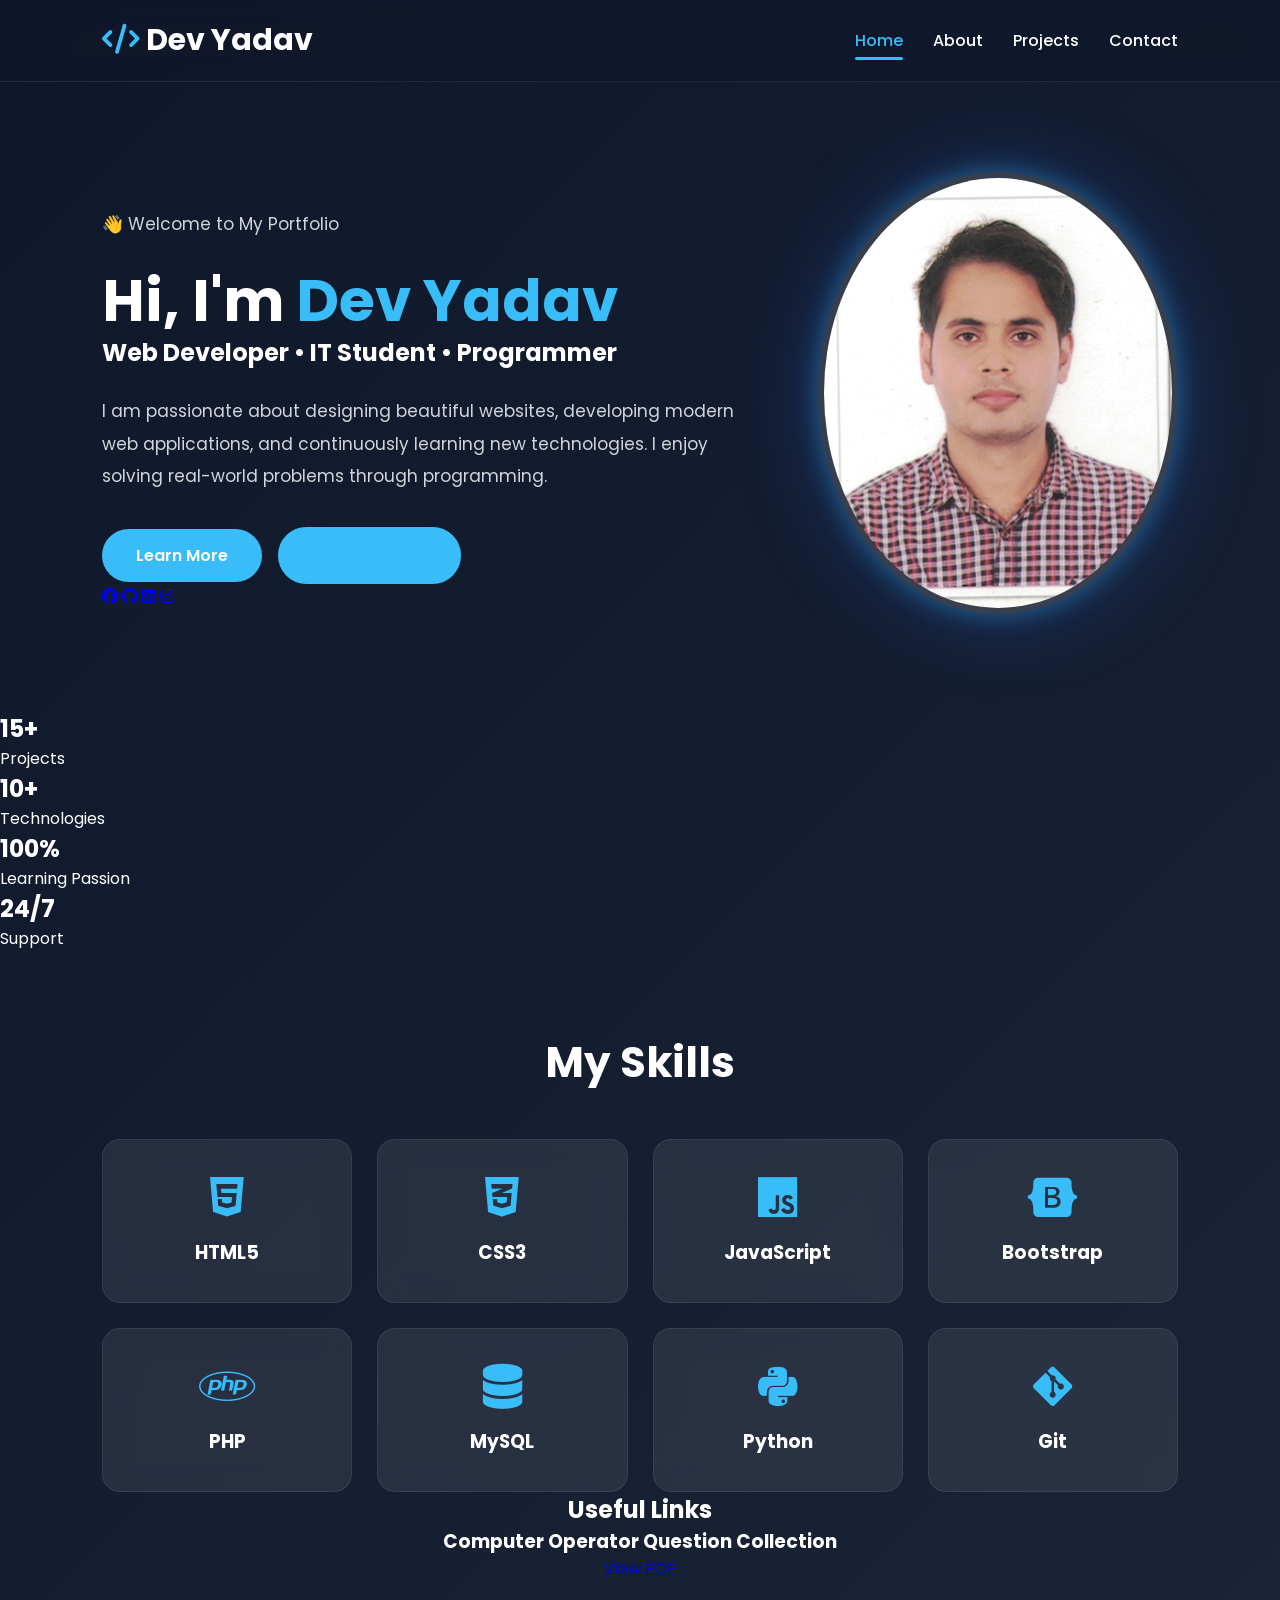
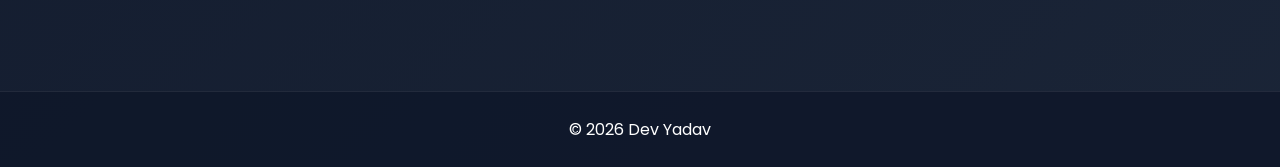
<file: index.html>
<!DOCTYPE html>
<html lang="en">

<head>
<meta charset="UTF-8">
<meta name="viewport" content="width=device-width, initial-scale=1.0">

<title>Dev Yadav | Portfolio</title>

<link rel="stylesheet" href="css/style.css">

<link rel="preconnect" href="https://fonts.googleapis.com">
<link rel="preconnect" href="https://fonts.gstatic.com" crossorigin>

<link href="https://fonts.googleapis.com/css2?family=Poppins:wght@300;400;500;600;700;800&display=swap" rel="stylesheet">

<link rel="stylesheet"
href="https://cdnjs.cloudflare.com/ajax/libs/font-awesome/6.7.2/css/all.min.css">

</head>

<body>

<!--================ HEADER ================-->

<header>

<div class="logo">
<i class="fa-solid fa-code"></i>
Dev Yadav
</div>

<nav>

<ul>

<li><a href="index.html" class="active">Home</a></li>

<li><a href="about.html">About</a></li>

<li><a href="projects.html">Projects</a></li>

<li><a href="contact.html">Contact</a></li>

</ul>

</nav>

</header>

<!--================ HERO ================-->

<section class="hero">

<div class="hero-text">

<p class="welcome">
👋 Welcome to My Portfolio
</p>

<h1>
Hi, I'm
<span>Dev Yadav</span>
</h1>

<h2>
Web Developer • IT Student • Programmer
</h2>

<p>

I am passionate about designing beautiful websites,
developing modern web applications,
and continuously learning new technologies.
I enjoy solving real-world problems through programming.

</p>

<div class="buttons">

<a href="about.html" class="btn">
Learn More
</a>

<a href="project.html" class="btn btn-outline">
View Projects
</a><br>

</div>

<div class="social">

<a href="https://www.facebook.com/kamlesh8p"><i class="fab fa-facebook"></i></a>

<a href="#"><i class="fab fa-github"></i></a>

<a href="#"><i class="fab fa-linkedin"></i></a>

<a href="#"><i class="fab fa-instagram"></i></a>

</div>

</div>

<div class="hero-image">

<div class="image-box">

<img src="images/profile/profile.jpg"
alt="Dev Yadav">

</div>

</div>

</section>

<!--================ STATS ================-->

<section class="stats">

<div class="stat">

<h2>15+</h2>

<p>Projects</p>

</div>

<div class="stat">

<h2>10+</h2>

<p>Technologies</p>

</div>

<div class="stat">

<h2>100%</h2>

<p>Learning Passion</p>

</div>

<div class="stat">

<h2>24/7</h2>

<p>Support</p>

</div>

</section>

<!--================ SKILLS ================-->

<section class="skills">

<h2>My Skills</h2>

<div class="skill-container">

<div class="card">
<i class="fab fa-html5"></i>
<h3>HTML5</h3>
</div>

<div class="card">
<i class="fab fa-css3-alt"></i>
<h3>CSS3</h3>
</div>

<div class="card">
<i class="fab fa-js"></i>
<h3>JavaScript</h3>
</div>

<div class="card">
<i class="fab fa-bootstrap"></i>
<h3>Bootstrap</h3>
</div>

<div class="card">
<i class="fab fa-php"></i>
<h3>PHP</h3>
</div>

<div class="card">
<i class="fas fa-database"></i>
<h3>MySQL</h3>
</div>

<div class="card">
<i class="fab fa-python"></i>
<h3>Python</h3>
</div>

<div class="card">
<i class="fab fa-git-alt"></i>
<h3>Git</h3>
</div>

</div>
  <h1>Useful Links</h1>
  <div class="question-card">
    <h3>Computer Operator Question Collection</h3>
    <a href="pdf/computer-operator.pdf" target="_blank">
        View PDF
    </a>
</div>

</section>

<!--================ FOOTER ================-->

<footer>

<p>

© 2026 Dev Yadav

</p>

</footer>

<script src="js/script.js"></script>

</body>

</html>
</file>
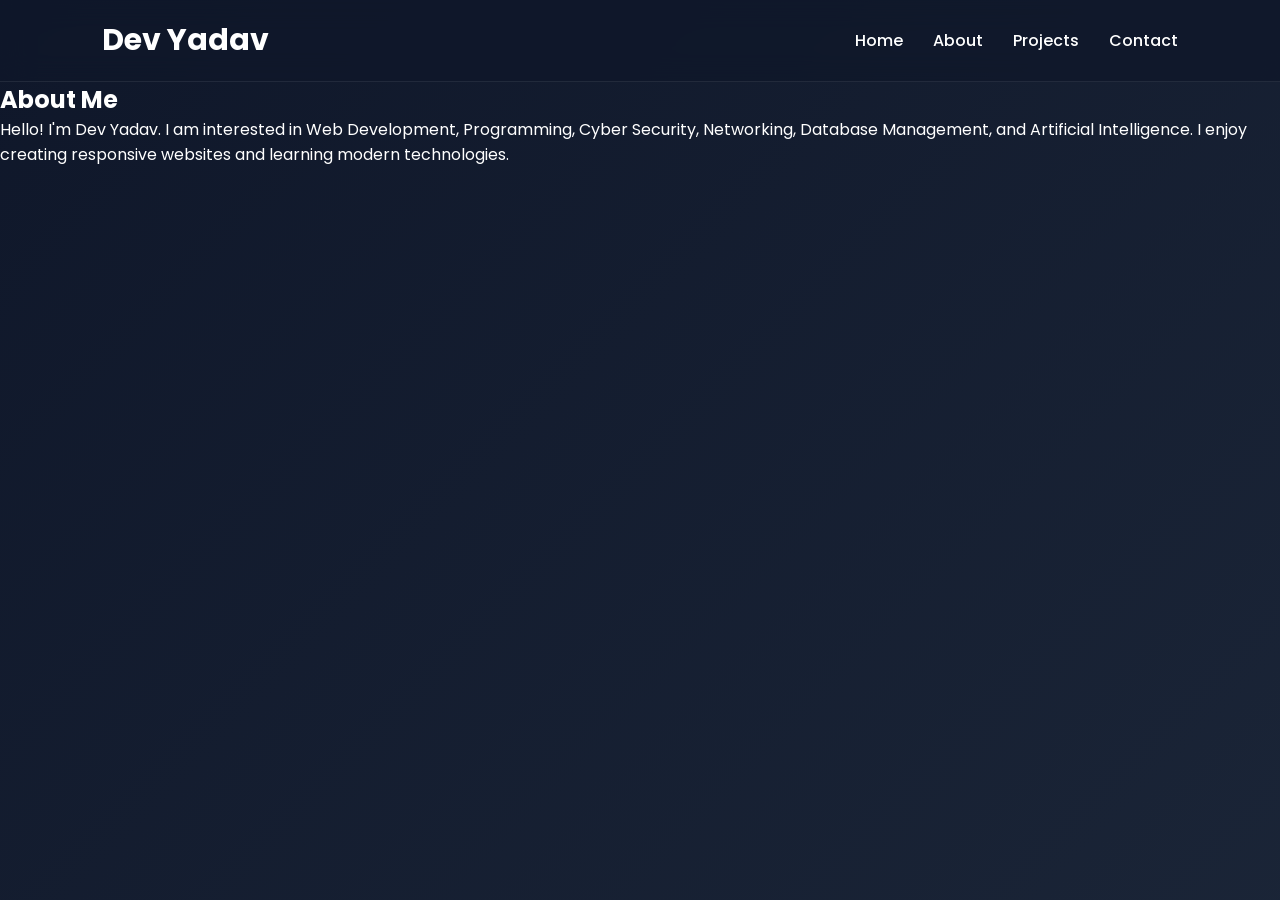
<file: about.html>
<!DOCTYPE html>
<html lang="en">
<head>
<meta charset="UTF-8">
<title>About Me</title>
<link rel="stylesheet" href="css/style.css">
</head>

<body>

<header>

<div class="logo">Dev Yadav</div>

<nav>

<ul>

<li><a href="index.html">Home</a></li>

<li><a href="about.html">About</a></li>

<li><a href="projects.html">Projects</a></li>

<li><a href="contact.html">Contact</a></li>

</ul>

</nav>

</header>

<section class="page">

<h1>About Me</h1>

<p>

Hello! I'm Dev Yadav.

I am interested in Web Development,
Programming,
Cyber Security,
Networking,
Database Management,
and Artificial Intelligence.

I enjoy creating responsive websites and learning modern technologies.

</p>

</section>

</body>
</html>
</file>
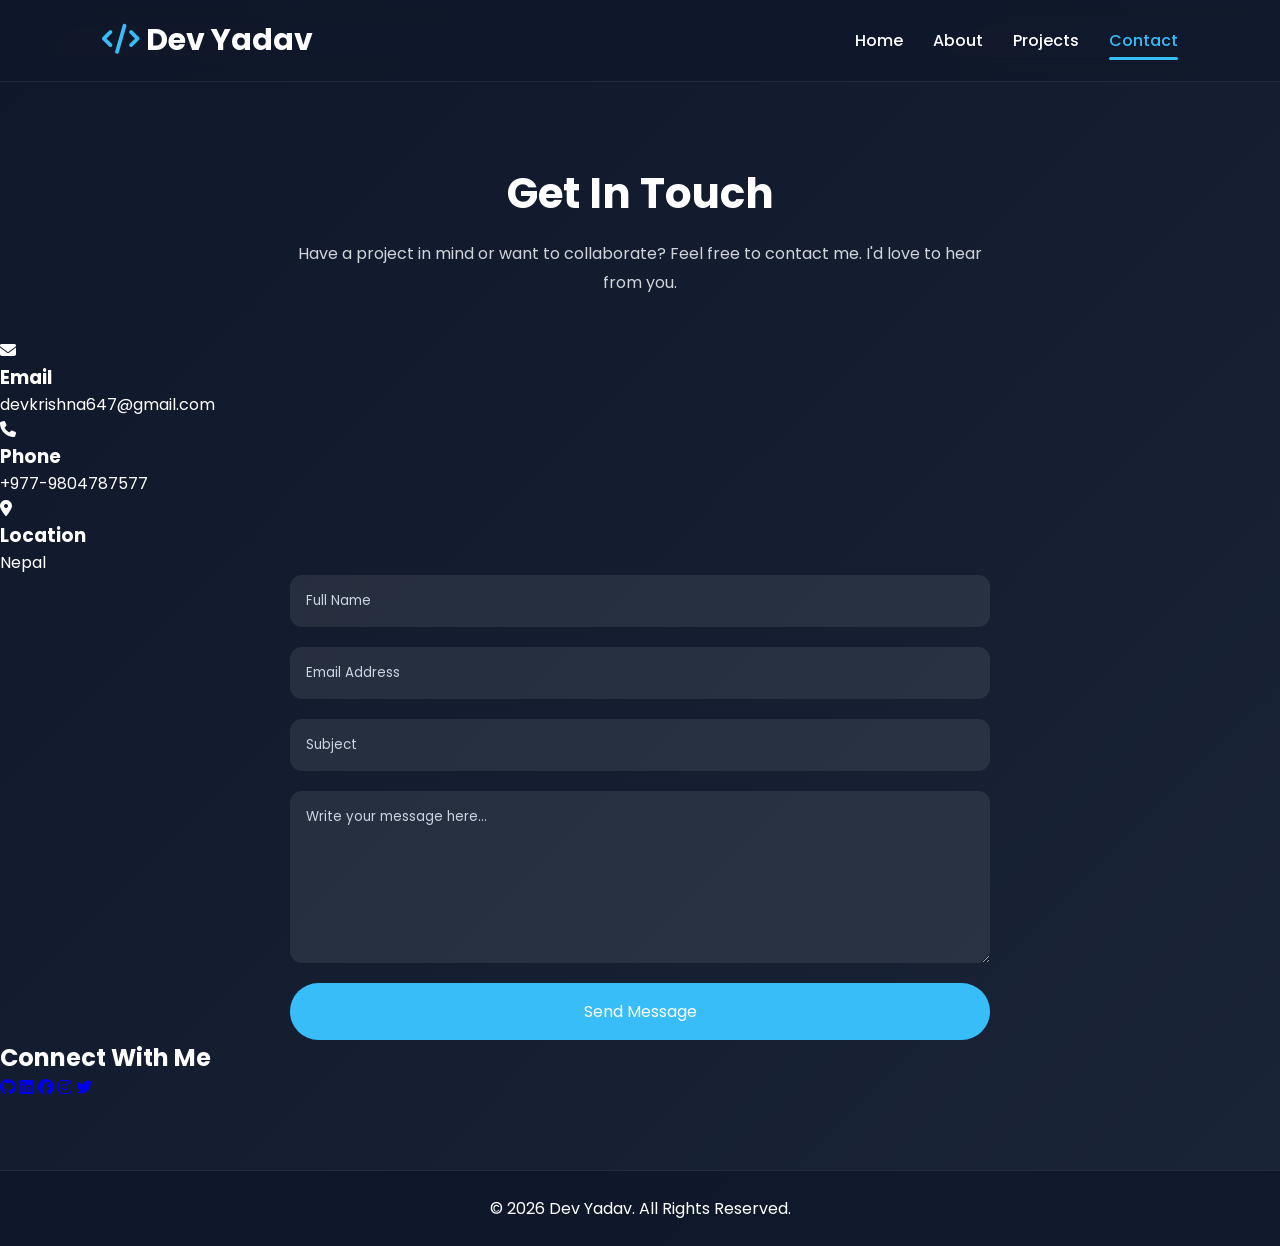
<file: contact.html>
<!DOCTYPE html>
<html lang="en">

<head>

    <meta charset="UTF-8">
    <meta name="viewport" content="width=device-width, initial-scale=1.0">

    <title>Contact | Dev Yadav</title>

    <link rel="stylesheet" href="css/style.css">

    <link href="https://fonts.googleapis.com/css2?family=Poppins:wght@300;400;500;600;700&display=swap" rel="stylesheet">

    <link rel="stylesheet"
        href="https://cdnjs.cloudflare.com/ajax/libs/font-awesome/6.6.0/css/all.min.css">

</head>

<body>

    <!-- Header -->

    <header>

        <div class="logo">
            <i class="fa-solid fa-code"></i> Dev Yadav
        </div>

        <nav>

            <ul>

                <li><a href="index.html">Home</a></li>

                <li><a href="about.html">About</a></li>

                <li><a href="projects.html">Projects</a></li>

                <li><a href="contact.html" class="active">Contact</a></li>

            </ul>

        </nav>

    </header>

    <!-- Page Title -->

    <section class="page-title">

        <h1>Get In Touch</h1>

        <p>
            Have a project in mind or want to collaborate? Feel free to contact me.
            I'd love to hear from you.
        </p>

    </section>

    <!-- Contact Section -->

    <section class="contact-container">

        <!-- Contact Information -->

        <div class="contact-info">

            <div class="info-card">

                <i class="fa-solid fa-envelope"></i>

                <h3>Email</h3>

                <p>devkrishna647@gmail.com</p>

            </div>

            <div class="info-card">

                <i class="fa-solid fa-phone"></i>

                   <h3>Phone</h3>

                   <p>+977-9804787577</p>

            </div>

            <div class="info-card">

                <i class="fa-solid fa-location-dot"></i>

                <h3>Location</h3>

                <p>Nepal</p>

            </div>

        </div>

        <!-- Contact Form -->

        <div class="contact-form">

            <form>

                <input type="text" placeholder="Full Name" required>

                <input type="email" placeholder="Email Address" required>

                <input type="text" placeholder="Subject">

                <textarea rows="7" placeholder="Write your message here..." required></textarea>

                <button type="submit">Send Message</button>

            </form>

        </div>

    </section>

    <!-- Social Media -->

    <section class="social-section">

        <h2>Connect With Me</h2>

        <div class="social-icons">

            <a href="#"><i class="fab fa-github"></i></a>

            <a href="#"><i class="fab fa-linkedin"></i></a>

            <a href="https://www.facebook.com/"><i class="fab fa-facebook"></i></a>

            <a href="https://www.instagram.com/?hl=en"><i class="fab fa-instagram"></i></a>

            <a href="#"><i class="fab fa-twitter"></i></a>

        </div>

    </section>

    <!-- Footer -->

    <footer>

        <p>
            © <span id="year"></span> Dev Yadav. All Rights Reserved.
        </p>

    </footer>

    <script src="js/script.js"></script>

</body>

</html>
</file>
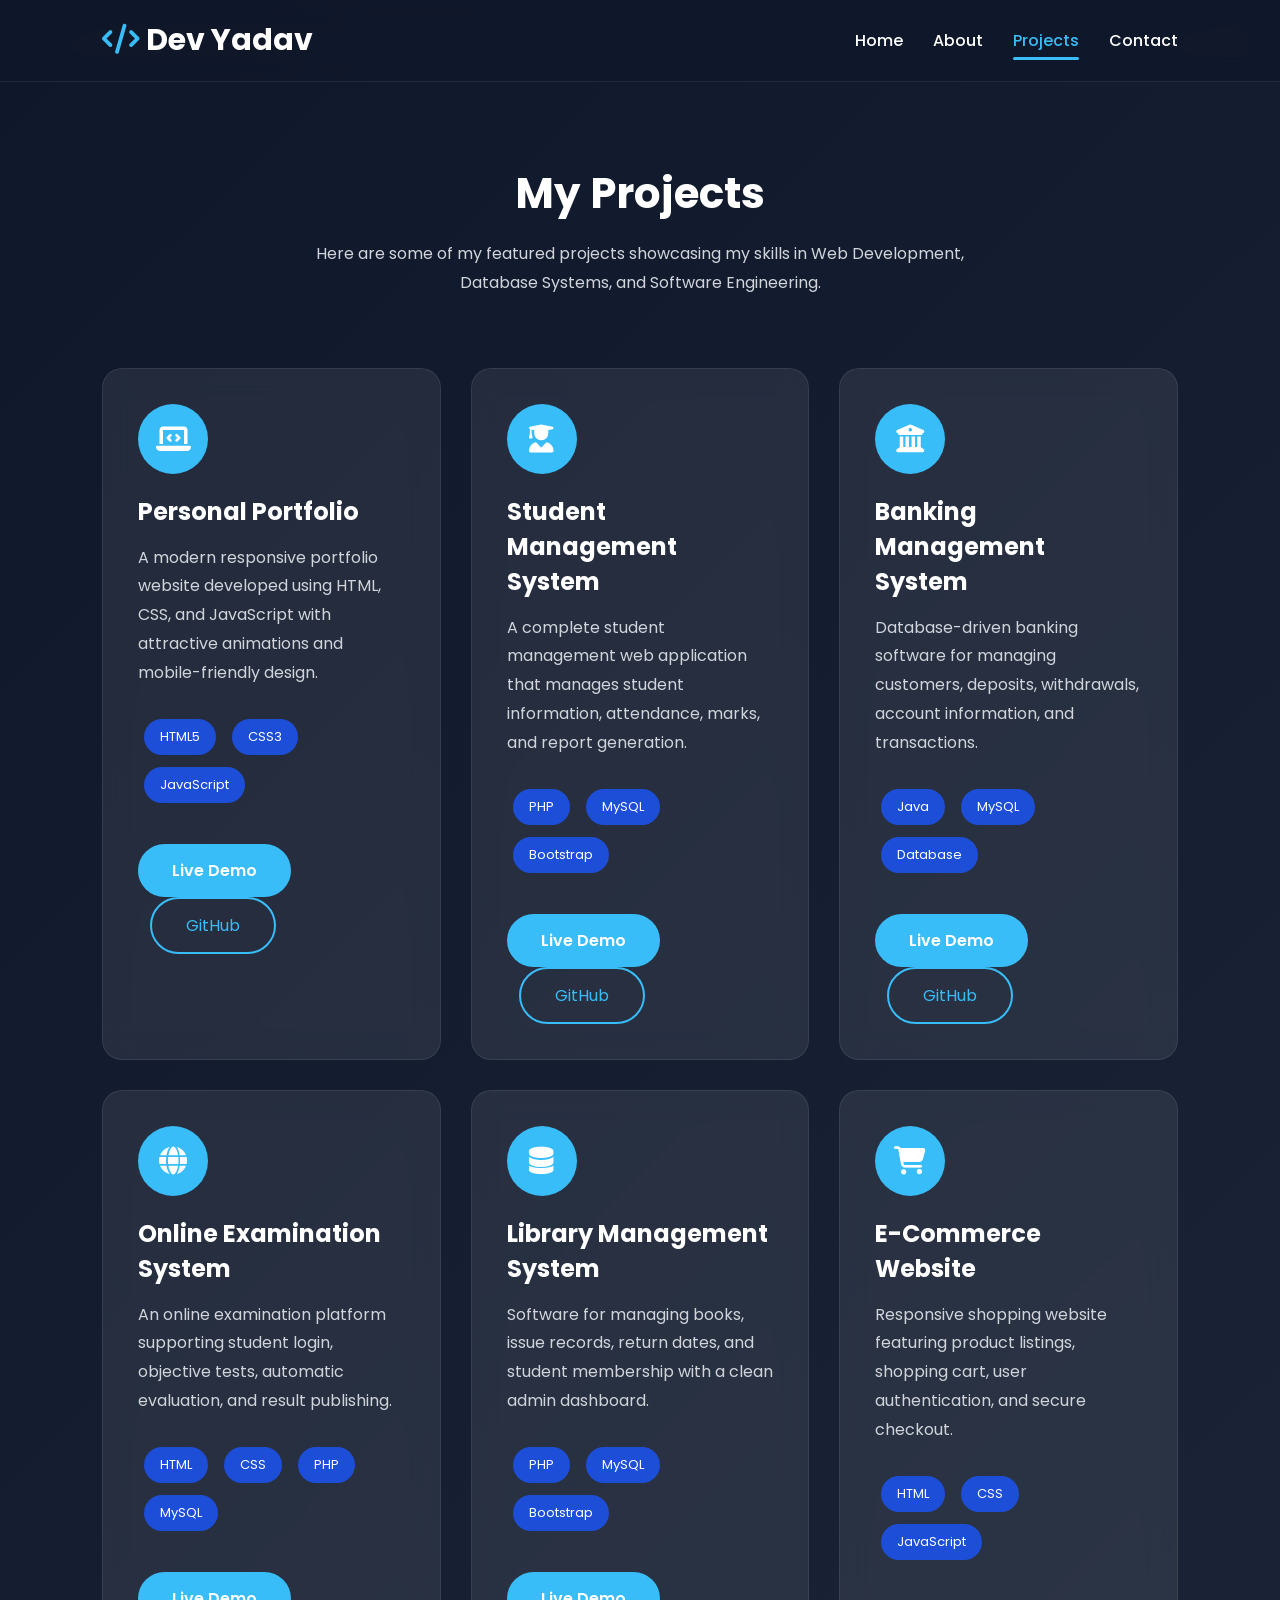
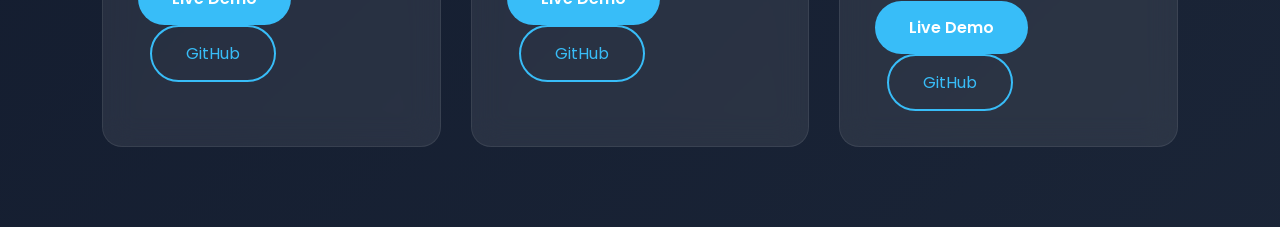
<file: projects.html>
<!DOCTYPE html>
<html lang="en">

<head>
    <meta charset="UTF-8">
    <meta name="viewport" content="width=device-width, initial-scale=1.0">
    <title>Projects | Dev Yadav</title>

    <link rel="stylesheet" href="css/style.css">

    <!-- Google Font -->
    <link href="https://fonts.googleapis.com/css2?family=Poppins:wght@300;400;500;600;700&display=swap" rel="stylesheet">

    <!-- Font Awesome -->
    <link rel="stylesheet"
        href="https://cdnjs.cloudflare.com/ajax/libs/font-awesome/6.6.0/css/all.min.css">
</head>

<body>

    <!-- Header -->
    <header>

        <div class="logo">
            <i class="fa-solid fa-code"></i> Dev Yadav
        </div>

        <nav>
            <ul>
                <li><a href="index.html">Home</a></li>
                <li><a href="about.html">About</a></li>
                <li><a href="projects.html" class="active">Projects</a></li>
                <li><a href="contact.html">Contact</a></li>
            </ul>
        </nav>

    </header>

    <!-- Hero -->
    <section class="page-title">

        <h1>My Projects</h1>

        <p>
            Here are some of my featured projects showcasing my skills in
            Web Development, Database Systems, and Software Engineering.
        </p>

    </section>

    <!-- Projects -->
    <section class="projects-container">

        <!-- Project 1 -->
        <div class="project-card">

            <div class="project-icon">
                <i class="fa-solid fa-laptop-code"></i>
            </div>

            <h2>Personal Portfolio</h2>

            <p>
                A modern responsive portfolio website developed using
                HTML, CSS, and JavaScript with attractive animations and
                mobile-friendly design.
            </p>

            <div class="tech">
                <span>HTML5</span>
                <span>CSS3</span>
                <span>JavaScript</span>
            </div>

            <div class="buttons">
                <a href="#" class="btn">Live Demo</a>
                <a href="#" class="btn-outline">GitHub</a>
            </div>

        </div>

        <!-- Project 2 -->
        <div class="project-card">

            <div class="project-icon">
                <i class="fa-solid fa-user-graduate"></i>
            </div>

            <h2>Student Management System</h2>

            <p>
                A complete student management web application that manages
                student information, attendance, marks, and report generation.
            </p>

            <div class="tech">
                <span>PHP</span>
                <span>MySQL</span>
                <span>Bootstrap</span>
            </div>

            <div class="buttons">
                <a href="#" class="btn">Live Demo</a>
                <a href="#" class="btn-outline">GitHub</a>
            </div>

        </div>

        <!-- Project 3 -->
        <div class="project-card">

            <div class="project-icon">
                <i class="fa-solid fa-building-columns"></i>
            </div>

            <h2>Banking Management System</h2>

            <p>
                Database-driven banking software for managing customers,
                deposits, withdrawals, account information, and transactions.
            </p>

            <div class="tech">
                <span>Java</span>
                <span>MySQL</span>
                <span>Database</span>
            </div>

            <div class="buttons">
                <a href="#" class="btn">Live Demo</a>
                <a href="#" class="btn-outline">GitHub</a>
            </div>

        </div>

        <!-- Project 4 -->
        <div class="project-card">

            <div class="project-icon">
                <i class="fa-solid fa-globe"></i>
            </div>

            <h2>Online Examination System</h2>

            <p>
                An online examination platform supporting student login,
                objective tests, automatic evaluation, and result publishing.
            </p>

            <div class="tech">
                <span>HTML</span>
                <span>CSS</span>
                <span>PHP</span>
                <span>MySQL</span>
            </div>

            <div class="buttons">
                <a href="#" class="btn">Live Demo</a>
                <a href="#" class="btn-outline">GitHub</a>
            </div>

        </div>

        <!-- Project 5 -->
        <div class="project-card">

            <div class="project-icon">
                <i class="fa-solid fa-database"></i>
            </div>

            <h2>Library Management System</h2>

            <p>
                Software for managing books, issue records, return dates,
                and student membership with a clean admin dashboard.
            </p>

            <div class="tech">
                <span>PHP</span>
                <span>MySQL</span>
                <span>Bootstrap</span>
            </div>

            <div class="buttons">
                <a href="#" class="btn">Live Demo</a>
                <a href="#" class="btn-outline">GitHub</a>
            </div>

        </div>

        <!-- Project 6 -->
        <div class="project-card">

            <div class="project-icon">
                <i class="fa-solid fa-cart-shopping"></i>
            </div>

            <h2>E-Commerce Website</h2>

            <p>
                Responsive shopping website featuring product listings,
                shopping cart, user authentication, and secure checkout.
            </p>

            <div class="tech">
                <span>HTML</span>
                <span>CSS</span>
                <span>JavaScript</span>
            </div>

            <div class="buttons">
                <a href="#" class="btn">Live Demo</a>
                <a href="#" class="btn-outline">GitHub</a>
            </div>

        </div>

    </section>

</body>

</html>
</file>
<file: css/style.css>
/* ==========================
   Google Font
========================== */
@import url('https://fonts.googleapis.com/css2?family=Poppins:wght@300;400;500;600;700;800&display=swap');

/* ==========================
   Reset
========================== */
*{
    margin:0;
    padding:0;
    box-sizing:border-box;
    font-family:'Poppins',sans-serif;
    scroll-behavior:smooth;
}

body{
    background:linear-gradient(135deg,#0f172a,#1e293b,#1e40af,#2563eb);
    background-size:400% 400%;
    animation:gradientBG 12s ease infinite;
    color:#fff;
    min-height:100vh;
}

/* Animated Background */
@keyframes gradientBG{
    0%{background-position:0% 50%;}
    50%{background-position:100% 50%;}
    100%{background-position:0% 50%;}
}

/* ==========================
   Header
========================== */

header{
    width:100%;
    position:sticky;
    top:0;
    z-index:1000;

    display:flex;
    justify-content:space-between;
    align-items:center;

    padding:18px 8%;

    background:rgba(15,23,42,.75);
    backdrop-filter:blur(14px);
    border-bottom:1px solid rgba(255,255,255,.08);
}

.logo{
    font-size:30px;
    font-weight:700;
    color:#fff;
}

.logo i{
    color:#38bdf8;
}

/* ==========================
   Navigation
========================== */

nav ul{
    display:flex;
    list-style:none;
    gap:30px;
}

nav ul li a{

    text-decoration:none;
    color:white;
    font-weight:500;
    transition:.3s;
    position:relative;

}

nav ul li a::after{

    content:'';
    position:absolute;
    left:0;
    bottom:-8px;

    width:0;
    height:3px;

    background:#38bdf8;
    transition:.4s;
    border-radius:20px;

}

nav ul li a:hover,
nav ul li a.active{

    color:#38bdf8;

}

nav ul li a:hover::after,
nav ul li a.active::after{

    width:100%;

}

/* ==========================
   Hero Section
========================== */

.hero{

    display:flex;
    justify-content:space-between;
    align-items:center;
    gap:70px;

    padding:90px 8%;

}

.hero-text{

    flex:1;

}

.hero h1{

    font-size:58px;
    line-height:1.2;

}

.hero span{

    color:#38bdf8;

}

.hero p{

    margin:25px 0;
    line-height:1.9;
    color:#d1d5db;
    font-size:17px;

}

.hero img{

    width:360px;
    border-radius:50%;
    border:6px solid rgba(255,255,255,.15);
    box-shadow:
        0 0 25px rgba(56,189,248,.4),
        0 0 80px rgba(37,99,235,.35);

    transition:.5s;

}

.hero img:hover{

    transform:scale(1.05) rotate(3deg);

}

/* ==========================
   Buttons
========================== */

.btn{

    display:inline-block;

    padding:14px 34px;
    margin-top:10px;

    background:#38bdf8;
    color:#fff;
    text-decoration:none;

    border-radius:50px;
    font-weight:600;

    transition:.35s;

}

.btn:hover{

    transform:translateY(-5px);
    background:#0ea5e9;

    box-shadow:0 10px 25px rgba(56,189,248,.4);

}

.btn-outline{

    display:inline-block;
    margin-left:12px;

    padding:14px 34px;

    color:#38bdf8;
    border:2px solid #38bdf8;

    border-radius:50px;

    text-decoration:none;
    transition:.3s;

}

.btn-outline:hover{

    background:#38bdf8;
    color:#fff;

}

/* ==========================
   Section Titles
========================== */

.page-title,
.skills{

    text-align:center;
    padding:80px 8% 40px;

}

.page-title h1,
.skills h2{

    font-size:42px;
    margin-bottom:15px;

}

.page-title p{

    max-width:700px;
    margin:auto;
    color:#d1d5db;
    line-height:1.8;

}

/* ==========================
   Skills
========================== */

.skill-container{

    display:grid;
    grid-template-columns:repeat(auto-fit,minmax(220px,1fr));
    gap:25px;

    margin-top:45px;

}

.card{

    background:rgba(255,255,255,.08);
    backdrop-filter:blur(15px);

    border:1px solid rgba(255,255,255,.08);

    padding:35px;

    border-radius:18px;

    transition:.4s;

    text-align:center;

}

.card:hover{

    transform:translateY(-12px);

    background:rgba(56,189,248,.15);

    box-shadow:0 15px 35px rgba(0,0,0,.25);

}

.card i{

    font-size:45px;
    color:#38bdf8;
    margin-bottom:18px;

}

/* ==========================
   Projects
========================== */

.projects-container{

    padding:30px 8% 80px;

    display:grid;
    grid-template-columns:repeat(auto-fit,minmax(320px,1fr));
    gap:30px;

}

.project-card{

    background:rgba(255,255,255,.08);

    backdrop-filter:blur(15px);

    border-radius:20px;

    padding:35px;

    border:1px solid rgba(255,255,255,.08);

    transition:.4s;

}

.project-card:hover{

    transform:translateY(-12px);

    box-shadow:0 18px 40px rgba(0,0,0,.35);

}

.project-icon{

    width:70px;
    height:70px;

    display:flex;
    align-items:center;
    justify-content:center;

    background:#38bdf8;
    color:white;

    font-size:28px;

    border-radius:50%;
    margin-bottom:20px;

}

.project-card h2{

    margin-bottom:15px;

}

.project-card p{

    color:#d1d5db;
    line-height:1.8;

}

.tech{

    margin:25px 0;

}

.tech span{

    display:inline-block;

    background:#1d4ed8;

    padding:8px 16px;

    border-radius:30px;

    margin:6px;

    font-size:13px;

}

/* ==========================
   Forms
========================== */

form{

    max-width:700px;
    margin:auto;

    display:flex;
    flex-direction:column;
    gap:20px;

}

input,
textarea{

    background:rgba(255,255,255,.08);

    color:white;

    padding:16px;

    border:none;

    border-radius:12px;

    outline:none;

}

input::placeholder,
textarea::placeholder{

    color:#cbd5e1;

}

button{

    background:#38bdf8;

    color:white;

    border:none;

    padding:16px;

    border-radius:50px;

    cursor:pointer;

    font-size:16px;

    transition:.3s;

}

button:hover{

    background:#0284c7;

}

/* ==========================
   Footer
========================== */

footer{

    text-align:center;

    padding:25px;

    margin-top:70px;

    background:rgba(15,23,42,.85);

    border-top:1px solid rgba(255,255,255,.08);

}

/* ==========================
   Responsive
========================== */

@media(max-width:900px){

.hero{

    flex-direction:column-reverse;
    text-align:center;

}

.hero h1{

    font-size:42px;

}

.hero img{

    width:260px;

}

header{

    flex-direction:column;
    gap:15px;

}

nav ul{

    flex-wrap:wrap;
    justify-content:center;
    gap:18px;

}

.projects-container{

    grid-template-columns:1fr;

}

}
</file>
